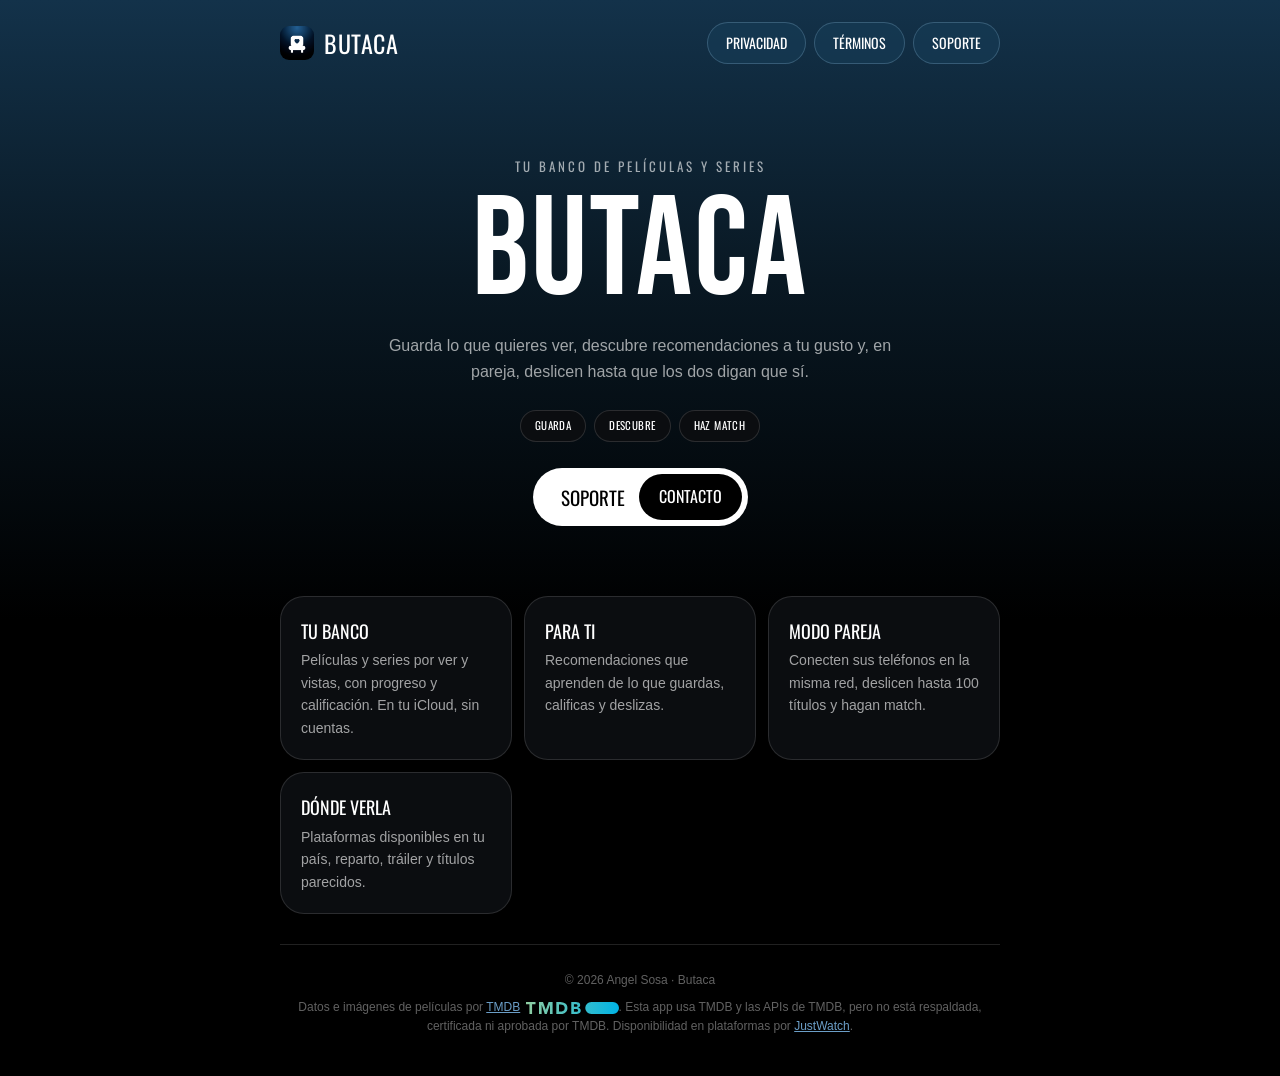
<file: index.html>
<!doctype html>
<html lang="es">
<head>
<meta charset="utf-8">
<meta name="viewport" content="width=device-width, initial-scale=1">
<title>Butaca · Qué ver en pareja</title>
<meta name="description" content="Guarda películas y series, recibe recomendaciones y hagan match para elegir qué ver juntos.">
<link rel="icon" href="assets/icon.png">
<link rel="preconnect" href="https://fonts.googleapis.com">
<link rel="preconnect" href="https://fonts.gstatic.com" crossorigin>
<link href="https://fonts.googleapis.com/css2?family=Bebas+Neue&family=Oswald:wght@400;500&display=swap" rel="stylesheet">
<link rel="stylesheet" href="assets/style.css">
</head>
<body>
<div class="wrap">
<header class="top">
  <a class="brand" href="index.html"><img src="assets/icon.png" alt="">BUTACA</a>
  <nav>
    <a href="privacidad.html">Privacidad</a>
    <a href="terminos.html">Términos</a>
    <a href="soporte.html">Soporte</a>
  </nav>
</header>

<section class="hero">
  <p class="kicker">Tu banco de películas y series</p>
  <h1>BUTACA</h1>
  <p>Guarda lo que quieres ver, descubre recomendaciones a tu gusto y, en pareja, deslicen hasta que los dos digan que sí.</p>
  <div class="pills"><span class="pill">Guarda</span><span class="pill">Descubre</span><span class="pill">Haz match</span></div>
  <a class="btn" href="soporte.html">Soporte <span>Contacto</span></a>
</section>
<section class="grid">
  <div class="feature"><h3>Tu banco</h3><p>Películas y series por ver y vistas, con progreso y calificación. En tu iCloud, sin cuentas.</p></div>
  <div class="feature"><h3>Para ti</h3><p>Recomendaciones que aprenden de lo que guardas, calificas y deslizas.</p></div>
  <div class="feature"><h3>Modo pareja</h3><p>Conecten sus teléfonos en la misma red, deslicen hasta 100 títulos y hagan match.</p></div>
  <div class="feature"><h3>Dónde verla</h3><p>Plataformas disponibles en tu país, reparto, tráiler y títulos parecidos.</p></div>
</section>
<footer>
  <p>© 2026 Angel Sosa · Butaca</p>
  <p style="margin-top:8px">Datos e imágenes de películas por <a href="https://www.themoviedb.org">TMDB</a><img src="assets/tmdb.svg" alt="TMDB">.
  Esta app usa TMDB y las APIs de TMDB, pero no está respaldada, certificada ni aprobada por TMDB.
  Disponibilidad en plataformas por <a href="https://www.justwatch.com">JustWatch</a>.</p>
</footer>
</div>
</body>
</html>
</file>
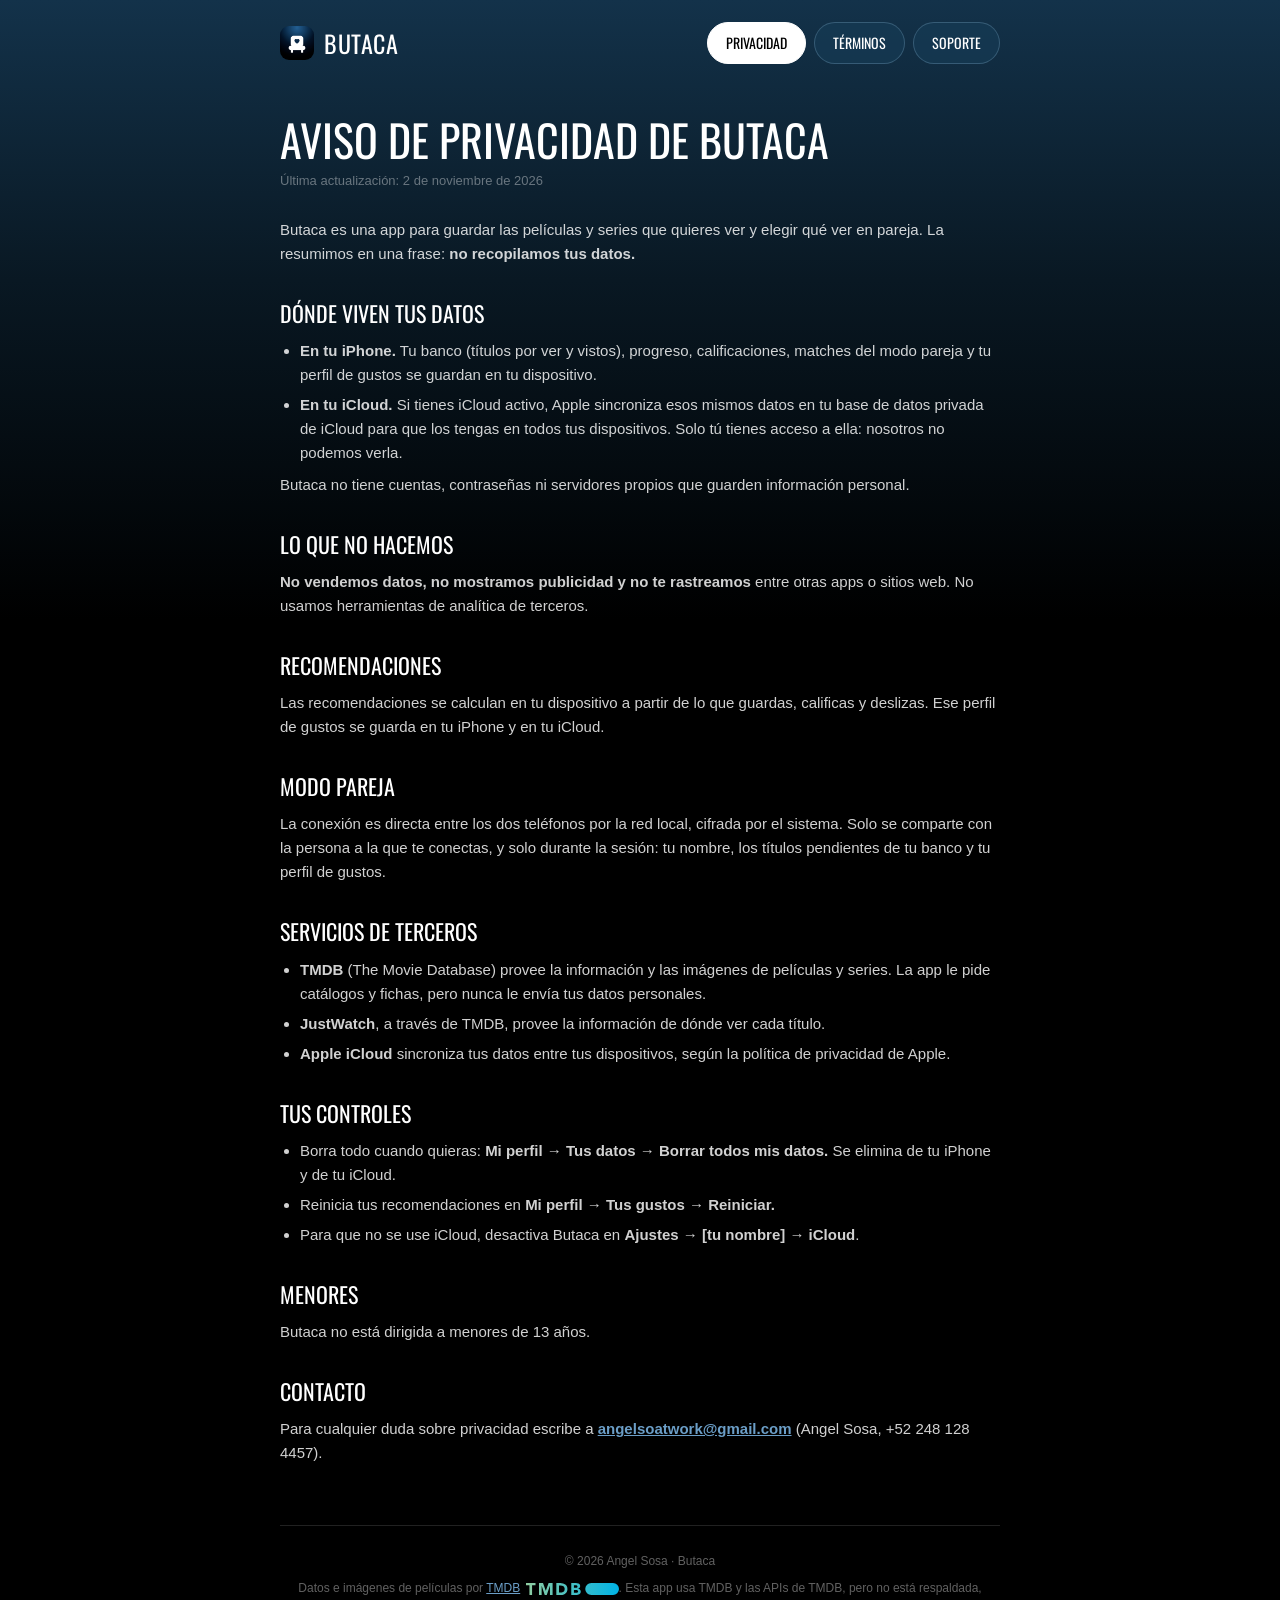
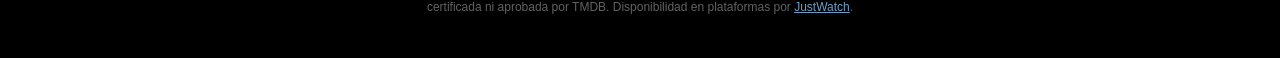
<file: privacidad.html>
<!doctype html>
<html lang="es">
<head>
<meta charset="utf-8">
<meta name="viewport" content="width=device-width, initial-scale=1">
<title>Aviso de privacidad · Butaca</title>
<meta name="description" content="Aviso de privacidad · Butaca">
<link rel="icon" href="assets/icon.png">
<link rel="preconnect" href="https://fonts.googleapis.com">
<link rel="preconnect" href="https://fonts.gstatic.com" crossorigin>
<link href="https://fonts.googleapis.com/css2?family=Bebas+Neue&family=Oswald:wght@400;500&display=swap" rel="stylesheet">
<link rel="stylesheet" href="assets/style.css">
</head>
<body>
<div class="wrap">
<header class="top">
  <a class="brand" href="index.html"><img src="assets/icon.png" alt="">BUTACA</a>
  <nav>
    <a href="privacidad.html" aria-current="page">Privacidad</a>
    <a href="terminos.html">Términos</a>
    <a href="soporte.html">Soporte</a>
  </nav>
</header>
<article>
<h1>Aviso de privacidad de Butaca</h1>
<p class="updated">Última actualización: 2 de noviembre de 2026</p>
<p>Butaca es una app para guardar las películas y series que quieres ver y elegir qué ver en pareja. La resumimos en una frase: <strong>no recopilamos tus datos.</strong></p>
<h2>Dónde viven tus datos</h2>
<ul>
<li><strong>En tu iPhone.</strong> Tu banco (títulos por ver y vistos), progreso, calificaciones, matches del modo pareja y tu perfil de gustos se guardan en tu dispositivo.</li>
<li><strong>En tu iCloud.</strong> Si tienes iCloud activo, Apple sincroniza esos mismos datos en tu base de datos privada de iCloud para que los tengas en todos tus dispositivos. Solo tú tienes acceso a ella: nosotros no podemos verla.</li>
</ul>
<p>Butaca no tiene cuentas, contraseñas ni servidores propios que guarden información personal.</p>
<h2>Lo que no hacemos</h2>
<p><strong>No vendemos datos, no mostramos publicidad y no te rastreamos</strong> entre otras apps o sitios web. No usamos herramientas de analítica de terceros.</p>
<h2>Recomendaciones</h2>
<p>Las recomendaciones se calculan en tu dispositivo a partir de lo que guardas, calificas y deslizas. Ese perfil de gustos se guarda en tu iPhone y en tu iCloud.</p>
<h2>Modo pareja</h2>
<p>La conexión es directa entre los dos teléfonos por la red local, cifrada por el sistema. Solo se comparte con la persona a la que te conectas, y solo durante la sesión: tu nombre, los títulos pendientes de tu banco y tu perfil de gustos.</p>
<h2>Servicios de terceros</h2>
<ul>
<li><strong>TMDB</strong> (The Movie Database) provee la información y las imágenes de películas y series. La app le pide catálogos y fichas, pero nunca le envía tus datos personales.</li>
<li><strong>JustWatch</strong>, a través de TMDB, provee la información de dónde ver cada título.</li>
<li><strong>Apple iCloud</strong> sincroniza tus datos entre tus dispositivos, según la política de privacidad de Apple.</li>
</ul>
<h2>Tus controles</h2>
<ul>
<li>Borra todo cuando quieras: <strong>Mi perfil → Tus datos → Borrar todos mis datos.</strong> Se elimina de tu iPhone y de tu iCloud.</li>
<li>Reinicia tus recomendaciones en <strong>Mi perfil → Tus gustos → Reiniciar.</strong></li>
<li>Para que no se use iCloud, desactiva Butaca en <strong>Ajustes → [tu nombre] → iCloud</strong>.</li>
</ul>
<h2>Menores</h2>
<p>Butaca no está dirigida a menores de 13 años.</p>
<h2>Contacto</h2>
<p>Para cualquier duda sobre privacidad escribe a <strong><a href="mailto:angelsoatwork@gmail.com">angelsoatwork@gmail.com</a></strong> (Angel Sosa, +52 248 128 4457).</p>
</article>
<footer>
  <p>© 2026 Angel Sosa · Butaca</p>
  <p style="margin-top:8px">Datos e imágenes de películas por <a href="https://www.themoviedb.org">TMDB</a><img src="assets/tmdb.svg" alt="TMDB">.
  Esta app usa TMDB y las APIs de TMDB, pero no está respaldada, certificada ni aprobada por TMDB.
  Disponibilidad en plataformas por <a href="https://www.justwatch.com">JustWatch</a>.</p>
</footer>
</div>
</body>
</html>
</file>
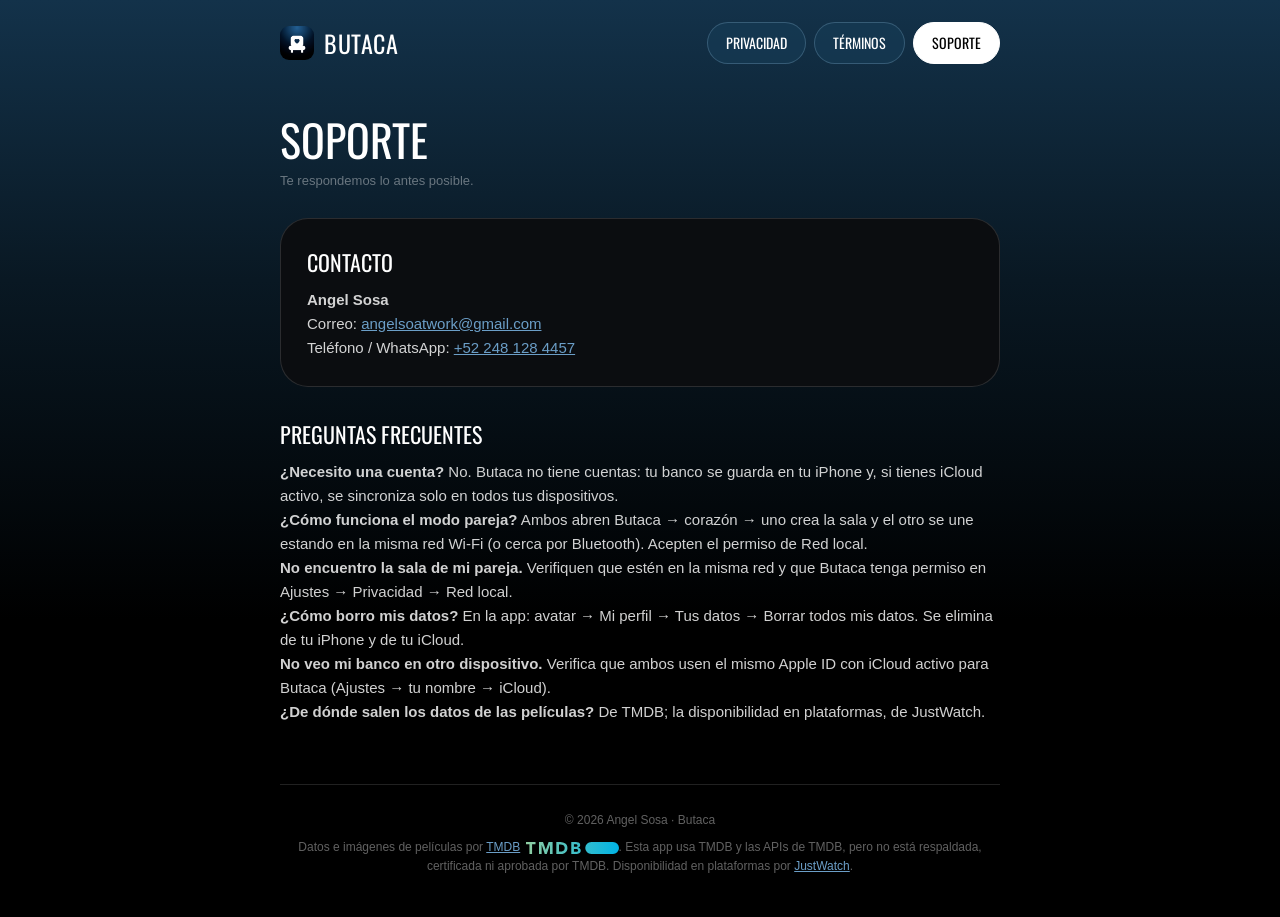
<file: soporte.html>
<!doctype html>
<html lang="es">
<head>
<meta charset="utf-8">
<meta name="viewport" content="width=device-width, initial-scale=1">
<title>Soporte · Butaca</title>
<meta name="description" content="Ayuda y contacto de Butaca.">
<link rel="icon" href="assets/icon.png">
<link rel="preconnect" href="https://fonts.googleapis.com">
<link rel="preconnect" href="https://fonts.gstatic.com" crossorigin>
<link href="https://fonts.googleapis.com/css2?family=Bebas+Neue&family=Oswald:wght@400;500&display=swap" rel="stylesheet">
<link rel="stylesheet" href="assets/style.css">
</head>
<body>
<div class="wrap">
<header class="top">
  <a class="brand" href="index.html"><img src="assets/icon.png" alt="">BUTACA</a>
  <nav>
    <a href="privacidad.html">Privacidad</a>
    <a href="terminos.html">Términos</a>
    <a href="soporte.html" aria-current="page">Soporte</a>
  </nav>
</header>

<article>
<h1>Soporte</h1>
<p class="updated">Te respondemos lo antes posible.</p>
<div class="card">
  <h2 style="margin-top:0">Contacto</h2>
  <p><strong>Angel Sosa</strong></p>
  <p>Correo: <a href="mailto:angelsoatwork@gmail.com">angelsoatwork@gmail.com</a></p>
  <p>Teléfono / WhatsApp: <a href="tel:+522481284457">+52 248 128 4457</a></p>
</div>
<h2>Preguntas frecuentes</h2>
<p><strong>¿Necesito una cuenta?</strong> No. Butaca no tiene cuentas: tu banco se guarda en tu iPhone y, si tienes iCloud activo, se sincroniza solo en todos tus dispositivos.</p>
<p><strong>¿Cómo funciona el modo pareja?</strong> Ambos abren Butaca → corazón → uno crea la sala y el otro se une estando en la misma red Wi‑Fi (o cerca por Bluetooth). Acepten el permiso de Red local.</p>
<p><strong>No encuentro la sala de mi pareja.</strong> Verifiquen que estén en la misma red y que Butaca tenga permiso en Ajustes → Privacidad → Red local.</p>
<p><strong>¿Cómo borro mis datos?</strong> En la app: avatar → Mi perfil → Tus datos → Borrar todos mis datos. Se elimina de tu iPhone y de tu iCloud.</p>
<p><strong>No veo mi banco en otro dispositivo.</strong> Verifica que ambos usen el mismo Apple ID con iCloud activo para Butaca (Ajustes → tu nombre → iCloud).</p>
<p><strong>¿De dónde salen los datos de las películas?</strong> De TMDB; la disponibilidad en plataformas, de JustWatch.</p>
</article>
<footer>
  <p>© 2026 Angel Sosa · Butaca</p>
  <p style="margin-top:8px">Datos e imágenes de películas por <a href="https://www.themoviedb.org">TMDB</a><img src="assets/tmdb.svg" alt="TMDB">.
  Esta app usa TMDB y las APIs de TMDB, pero no está respaldada, certificada ni aprobada por TMDB.
  Disponibilidad en plataformas por <a href="https://www.justwatch.com">JustWatch</a>.</p>
</footer>
</div>
</body>
</html>
</file>
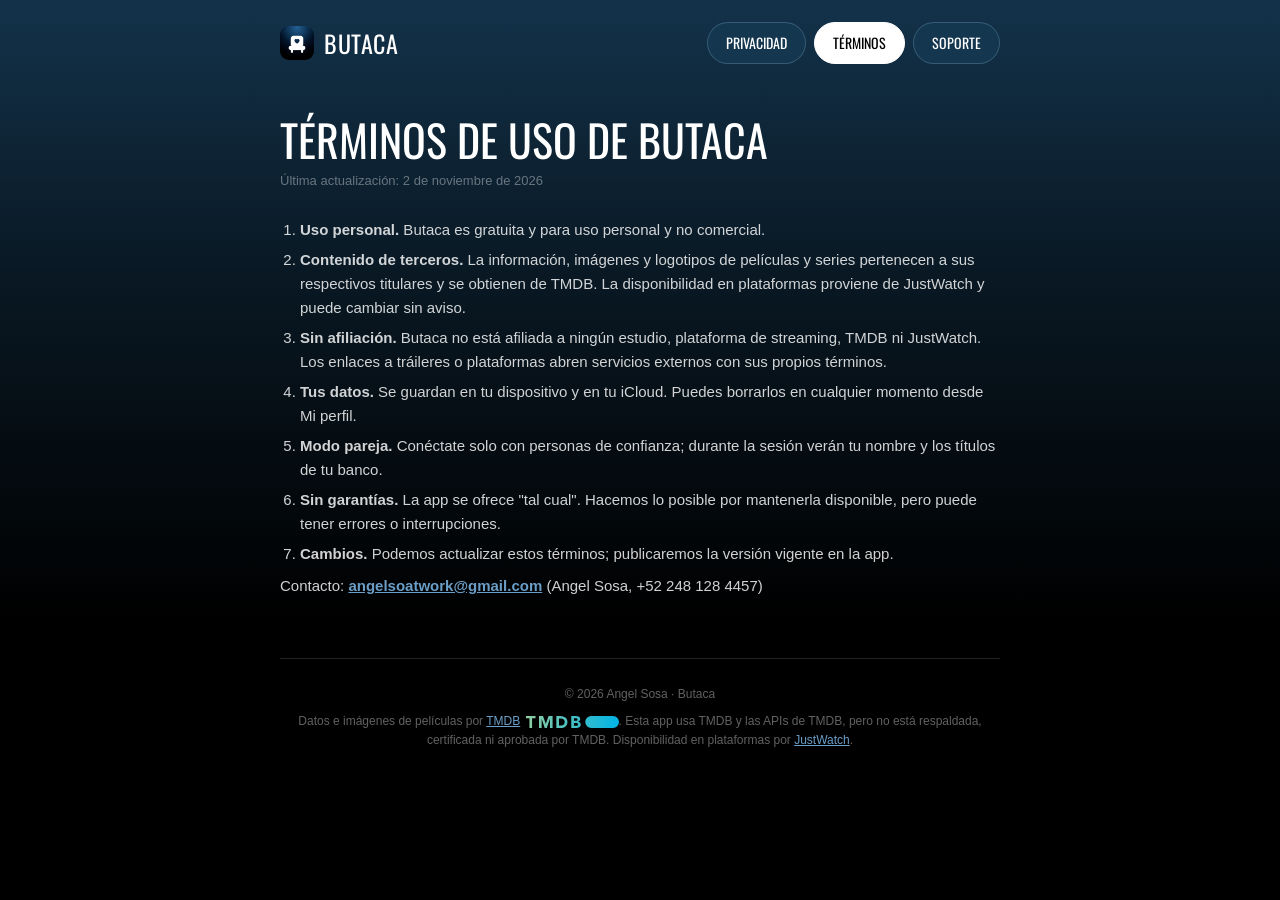
<file: terminos.html>
<!doctype html>
<html lang="es">
<head>
<meta charset="utf-8">
<meta name="viewport" content="width=device-width, initial-scale=1">
<title>Términos de uso · Butaca</title>
<meta name="description" content="Términos de uso · Butaca">
<link rel="icon" href="assets/icon.png">
<link rel="preconnect" href="https://fonts.googleapis.com">
<link rel="preconnect" href="https://fonts.gstatic.com" crossorigin>
<link href="https://fonts.googleapis.com/css2?family=Bebas+Neue&family=Oswald:wght@400;500&display=swap" rel="stylesheet">
<link rel="stylesheet" href="assets/style.css">
</head>
<body>
<div class="wrap">
<header class="top">
  <a class="brand" href="index.html"><img src="assets/icon.png" alt="">BUTACA</a>
  <nav>
    <a href="privacidad.html">Privacidad</a>
    <a href="terminos.html" aria-current="page">Términos</a>
    <a href="soporte.html">Soporte</a>
  </nav>
</header>
<article>
<h1>Términos de uso de Butaca</h1>
<p class="updated">Última actualización: 2 de noviembre de 2026</p>
<ol>
<li><strong>Uso personal.</strong> Butaca es gratuita y para uso personal y no comercial.</li>
<li><strong>Contenido de terceros.</strong> La información, imágenes y logotipos de películas y series pertenecen a sus respectivos titulares y se obtienen de TMDB. La disponibilidad en plataformas proviene de JustWatch y puede cambiar sin aviso.</li>
<li><strong>Sin afiliación.</strong> Butaca no está afiliada a ningún estudio, plataforma de streaming, TMDB ni JustWatch. Los enlaces a tráileres o plataformas abren servicios externos con sus propios términos.</li>
<li><strong>Tus datos.</strong> Se guardan en tu dispositivo y en tu iCloud. Puedes borrarlos en cualquier momento desde Mi perfil.</li>
<li><strong>Modo pareja.</strong> Conéctate solo con personas de confianza; durante la sesión verán tu nombre y los títulos de tu banco.</li>
<li><strong>Sin garantías.</strong> La app se ofrece &quot;tal cual&quot;. Hacemos lo posible por mantenerla disponible, pero puede tener errores o interrupciones.</li>
<li><strong>Cambios.</strong> Podemos actualizar estos términos; publicaremos la versión vigente en la app.</li>
</ol>
<p>Contacto: <strong><a href="mailto:angelsoatwork@gmail.com">angelsoatwork@gmail.com</a></strong> (Angel Sosa, +52 248 128 4457)</p>
</article>
<footer>
  <p>© 2026 Angel Sosa · Butaca</p>
  <p style="margin-top:8px">Datos e imágenes de películas por <a href="https://www.themoviedb.org">TMDB</a><img src="assets/tmdb.svg" alt="TMDB">.
  Esta app usa TMDB y las APIs de TMDB, pero no está respaldada, certificada ni aprobada por TMDB.
  Disponibilidad en plataformas por <a href="https://www.justwatch.com">JustWatch</a>.</p>
</footer>
</div>
</body>
</html>
</file>
<file: assets/style.css>
:root {
  --stage: #13324A; --stage-mid: #091823; --navy: #163B55; --navy-stroke: #4D7590;
  --steel: #6B9EC7; --ink: #0B0D10; --ink-stroke: rgba(255,255,255,.13);
  --text: #fff; --muted: rgba(255,255,255,.62); --faint: rgba(255,255,255,.38); --heart: #FF616B;
}
* { box-sizing: border-box; margin: 0; padding: 0; }
html { background: #000; }
body {
  font-family: -apple-system, BlinkMacSystemFont, "SF Pro Text", "Helvetica Neue", sans-serif;
  color: var(--text); line-height: 1.6; min-height: 100vh;
  background: linear-gradient(180deg, var(--stage) 0, var(--stage-mid) 280px, #000 620px) no-repeat, #000;
  -webkit-font-smoothing: antialiased;
}
.display, h1, h2, h3, nav a, .btn, .pill, .kicker { font-family: "Oswald", "Arial Narrow", sans-serif; font-weight: 400; text-transform: uppercase; }
.wrap { max-width: 760px; margin: 0 auto; padding: 0 20px; }
header.top { display: flex; align-items: center; justify-content: space-between; padding: 22px 0; }
.brand { display: flex; align-items: center; gap: 10px; color: var(--text); text-decoration: none; font-family: "Oswald", sans-serif; font-size: 24px; letter-spacing: .5px; }
.brand img { width: 34px; height: 34px; border-radius: 9px; }
nav { display: flex; gap: 8px; flex-wrap: wrap; }
nav a { color: var(--text); text-decoration: none; font-size: 14px; padding: 9px 18px; border-radius: 999px;
  background: rgba(22,59,85,.7); border: 1px solid rgba(77,117,144,.6); }
nav a[aria-current="page"] { background: #fff; color: #000; border-color: #fff; }
.hero { text-align: center; padding: 70px 0 40px; }
.hero .kicker { color: var(--muted); font-size: 13px; letter-spacing: 3px; }
.hero h1 { font-family: "Bebas Neue", "Oswald", sans-serif; font-size: clamp(72px, 16vw, 140px); line-height: .9; letter-spacing: 2px; margin: 12px 0 18px; }
.hero p { color: var(--muted); max-width: 520px; margin: 0 auto; }
.pills { display: flex; gap: 8px; justify-content: center; flex-wrap: wrap; margin: 26px 0; }
.pill { font-size: 11px; letter-spacing: .4px; padding: 6px 14px; border-radius: 999px; background: var(--ink); border: 1px solid var(--ink-stroke); }
.btn { display: inline-flex; align-items: center; gap: 14px; background: #fff; color: #000; text-decoration: none; font-size: 19px;
  padding: 6px 6px 6px 28px; border-radius: 999px; }
.btn span { background: #000; color: #fff; border-radius: 999px; padding: 10px 20px; font-size: 16px; }
.card { background: var(--ink); border: 1px solid var(--ink-stroke); border-radius: 28px; padding: 26px; margin: 18px 0; }
article { padding: 30px 0 60px; }
article h1 { font-size: 44px; line-height: 1.1; margin-bottom: 6px; }
article .updated { color: var(--faint); font-size: 13px; margin-bottom: 26px; }
article h2 { font-size: 22px; margin: 30px 0 8px; }
article p, article li { color: rgba(255,255,255,.82); font-size: 15px; }
article ul, article ol { padding-left: 20px; margin: 8px 0; }
article li { margin: 6px 0; }
a { color: var(--steel); }
.grid { display: grid; grid-template-columns: repeat(auto-fit, minmax(200px, 1fr)); gap: 12px; margin: 30px 0; }
.feature { background: var(--ink); border: 1px solid var(--ink-stroke); border-radius: 24px; padding: 20px; }
.feature h3 { font-size: 18px; margin-bottom: 4px; }
.feature p { color: var(--muted); font-size: 14px; }
footer { border-top: 1px solid var(--ink-stroke); padding: 26px 0 40px; color: var(--faint); font-size: 12px; text-align: center; }
footer img { height: 12px; vertical-align: middle; margin-left: 6px; }
</file>
